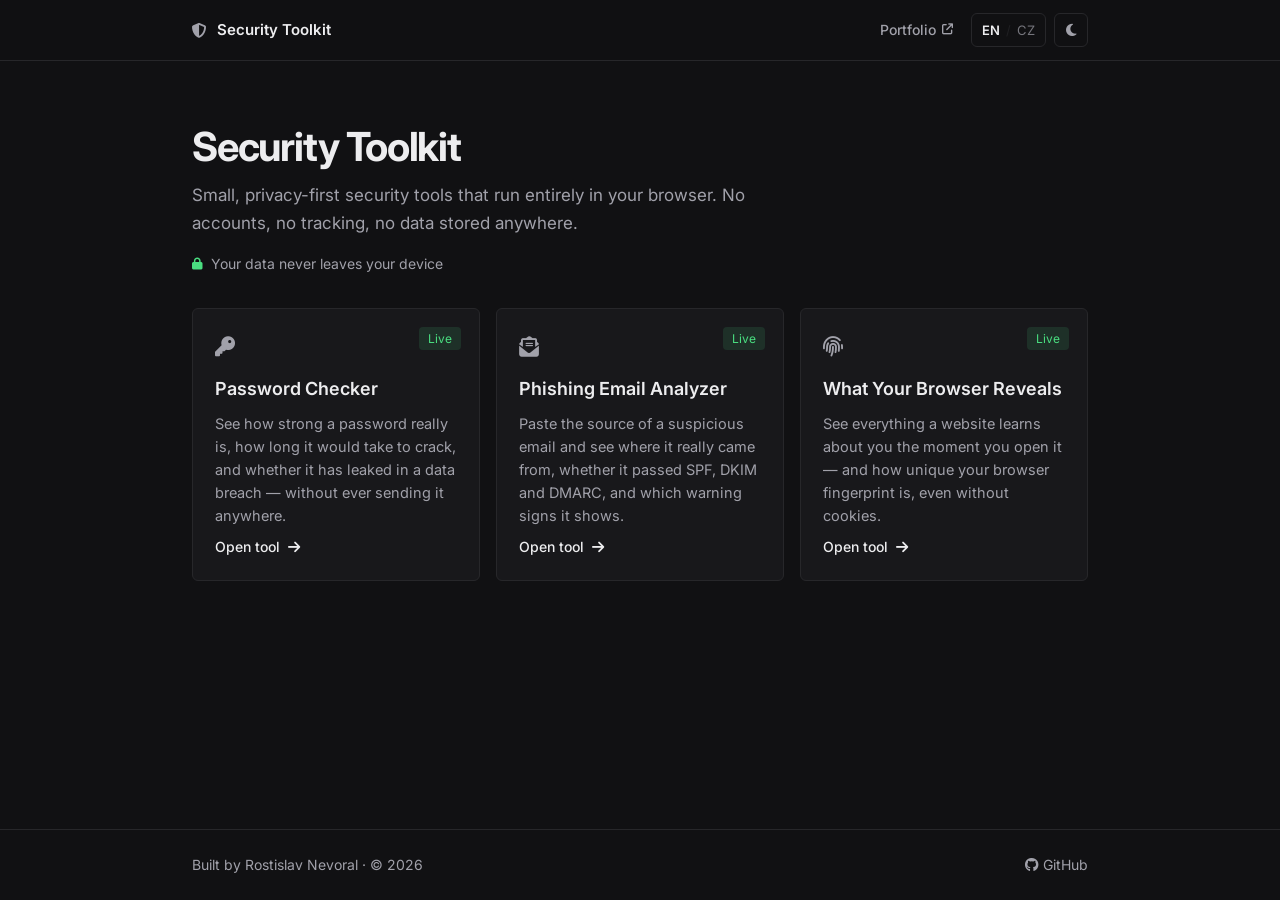
<file: index.html>
<!DOCTYPE html>
<html lang="en" data-theme="dark">
<head>
  <meta charset="UTF-8" />
  <meta name="viewport" content="width=device-width, initial-scale=1.0" />
  <meta name="description" content="Security Toolkit — small, privacy-first security tools that run entirely in your browser. Built by Rostislav Nevoral." />
  <title>Security Toolkit</title>
  <script>
    document.documentElement.setAttribute("data-theme", localStorage.getItem("theme") || "dark");
  </script>
  <link rel="preconnect" href="https://fonts.googleapis.com" />
  <link rel="preconnect" href="https://fonts.gstatic.com" crossorigin />
  <link href="https://fonts.googleapis.com/css2?family=Inter:wght@400;500;600;700&family=JetBrains+Mono:wght@400;500&display=swap" rel="stylesheet" />
  <link rel="stylesheet" href="https://cdnjs.cloudflare.com/ajax/libs/font-awesome/6.5.2/css/all.min.css" />
  <link rel="icon" href="data:image/svg+xml,<svg xmlns='http://www.w3.org/2000/svg' viewBox='0 0 100 100'><text y='.9em' font-size='90'>🛡️</text></svg>" />
  <link rel="stylesheet" href="assets/css/toolkit.css" />
</head>

<body data-title-en="Security Toolkit" data-title-cs="Security Toolkit">

  <header class="site-header">
    <div class="container header-inner">
      <a class="logo" href="index.html"><i class="fa-solid fa-shield-halved"></i><span class="logo-text">Security Toolkit</span></a>
      <div class="header-actions">
        <a class="header-link" href="https://rostislavnevoral.dev" target="_blank" rel="noopener"><span class="link-text" data-i18n="nav.portfolio">Portfolio</span> <i class="fa-solid fa-arrow-up-right-from-square"></i></a>
        <button type="button" class="lang-switch" aria-label="Switch language / Přepnout jazyk"><span data-lang="en">EN</span><span data-lang="cs">CZ</span></button>
        <button type="button" class="icon-btn theme-btn" aria-label="Toggle theme"><i class="fa-solid fa-moon"></i><i class="fa-solid fa-sun"></i></button>
      </div>
    </div>
  </header>

  <main class="container">
    <section class="page-hero">
      <h1 data-i18n="home.title">Security Toolkit</h1>
      <p data-i18n="home.lead">Small, privacy-first security tools that run entirely in your browser. No accounts, no tracking, no data stored anywhere.</p>
      <span class="privacy-pill"><i class="fa-solid fa-lock"></i> <span data-i18n="home.privacy">Your data never leaves your device</span></span>
    </section>

    <section class="tools-grid">
      <a class="tool-card" href="password/index.html">
        <span class="badge live" data-i18n="home.live">Live</span>
        <div class="tool-icon"><i class="fa-solid fa-key"></i></div>
        <h2 data-i18n="home.pw.title">Password Checker</h2>
        <p data-i18n="home.pw.desc">See how strong a password really is, how long it would take to crack, and whether it has leaked in a data breach — without ever sending it anywhere.</p>
        <span class="tool-cta"><span data-i18n="home.open">Open tool</span> <i class="fa-solid fa-arrow-right"></i></span>
      </a>

      <a class="tool-card" href="phishing/index.html">
        <span class="badge live" data-i18n="home.live">Live</span>
        <div class="tool-icon"><i class="fa-solid fa-envelope-open-text"></i></div>
        <h2 data-i18n="home.ph.title">Phishing Email Analyzer</h2>
        <p data-i18n="home.ph.desc">Paste the source of a suspicious email and see where it really came from, whether it passed SPF, DKIM and DMARC, and which warning signs it shows.</p>
        <span class="tool-cta"><span data-i18n="home.open">Open tool</span> <i class="fa-solid fa-arrow-right"></i></span>
      </a>

      <a class="tool-card" href="reveal/index.html">
        <span class="badge live" data-i18n="home.live">Live</span>
        <div class="tool-icon"><i class="fa-solid fa-fingerprint"></i></div>
        <h2 data-i18n="home.fp.title">What Your Browser Reveals</h2>
        <p data-i18n="home.fp.desc">See everything a website learns about you the moment you open it — and how unique your browser fingerprint is, even without cookies.</p>
        <span class="tool-cta"><span data-i18n="home.open">Open tool</span> <i class="fa-solid fa-arrow-right"></i></span>
      </a>
    </section>
  </main>

  <footer class="site-footer">
    <div class="container footer-inner">
      <span><span data-i18n="footer.built">Built by</span> <a href="https://rostislavnevoral.dev" target="_blank" rel="noopener">Rostislav Nevoral</a> · © <span data-year></span></span>
      <span class="footer-links">
        <a href="https://github.com/tewyss" target="_blank" rel="noopener"><i class="fa-brands fa-github"></i> GitHub</a>
      </span>
    </div>
  </footer>

  <script src="assets/js/common.js"></script>
  <script>
    Toolkit.init({
      "nav.portfolio": "Portfolio",
      "home.title": "Security Toolkit",
      "home.lead": "Malé bezpečnostní nástroje, které běží celé ve vašem prohlížeči. Žádné účty, žádné sledování, žádná uložená data.",
      "home.privacy": "Vaše data nikdy neopustí vaše zařízení",
      "home.live": "Online",
      "home.soon": "Již brzy",
      "home.open": "Otevřít nástroj",
      "home.pw.title": "Kontrola hesla",
      "home.pw.desc": "Zjistěte, jak silné heslo doopravdy je, jak dlouho by trvalo ho prolomit a jestli neuniklo při úniku dat — aniž byste ho kamkoli odeslali.",
      "home.ph.title": "Analyzátor phishingových e-mailů",
      "home.ph.desc": "Vložte zdrojový kód podezřelého e-mailu a zjistěte, odkud doopravdy přišel, jestli prošel kontrolami SPF, DKIM a DMARC a jaké má varovné signály.",
      "home.fp.title": "Co o vás prozradí prohlížeč",
      "home.fp.desc": "Podívejte se, co se o vás web dozví hned, jak ho otevřete — a jak jedinečný je otisk vašeho prohlížeče, i bez cookies.",
      "footer.built": "Vytvořil",
    });
  </script>
</body>
</html>
</file>
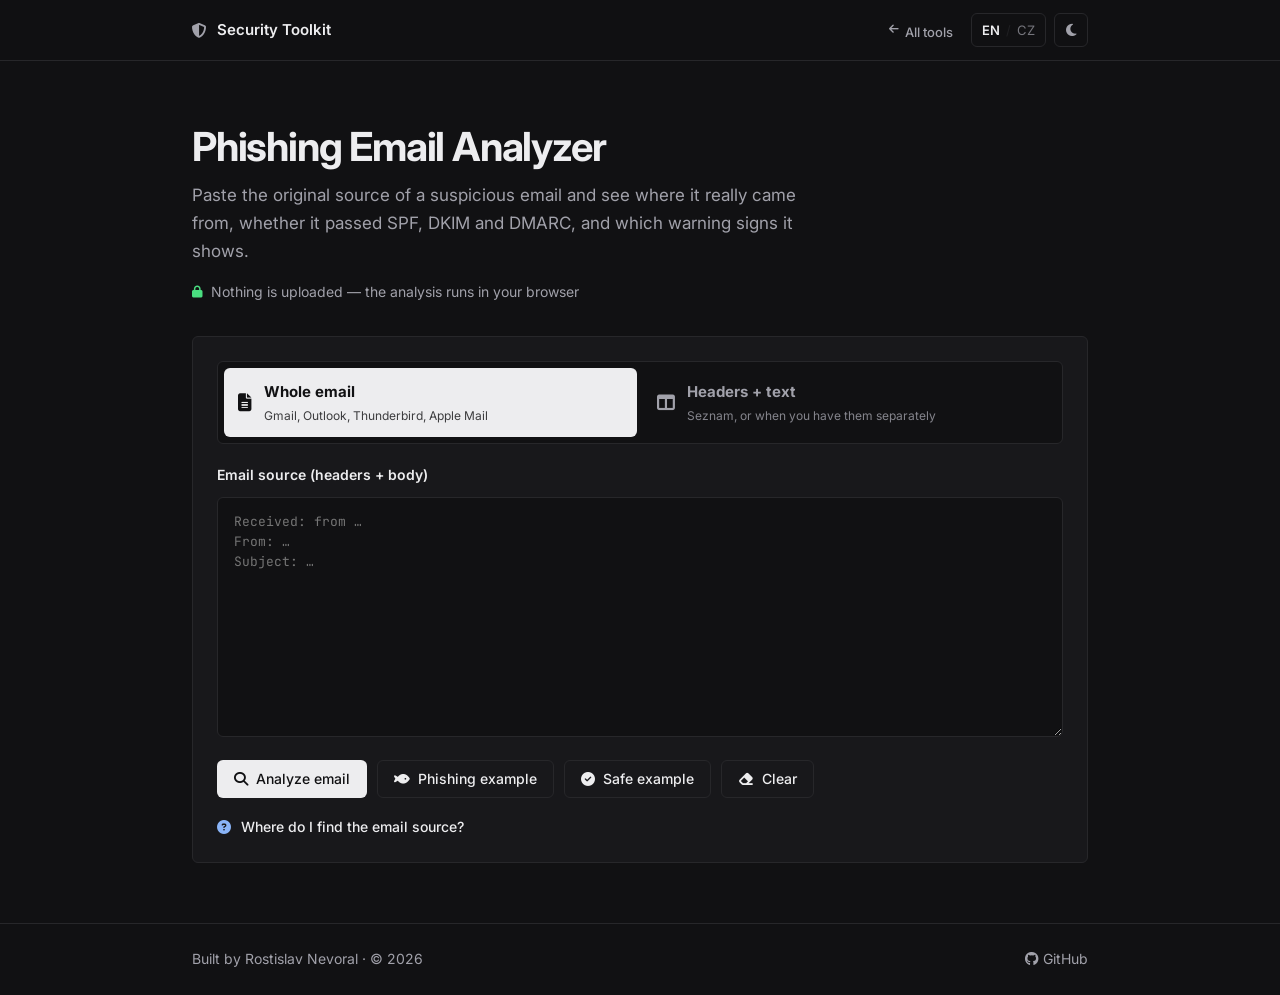
<file: phishing/index.html>
<!DOCTYPE html>
<html lang="en" data-theme="dark">
<head>
  <meta charset="UTF-8" />
  <meta name="viewport" content="width=device-width, initial-scale=1.0" />
  <meta name="description" content="Paste the headers of a suspicious email and see where it came from, whether it passed SPF, DKIM and DMARC, and which warning signs it shows — privately, in your browser." />
  <title>Phishing Email Analyzer · Security Toolkit</title>
  <script>
    document.documentElement.setAttribute("data-theme", localStorage.getItem("theme") || "dark");
  </script>
  <link rel="preconnect" href="https://fonts.googleapis.com" />
  <link rel="preconnect" href="https://fonts.gstatic.com" crossorigin />
  <link href="https://fonts.googleapis.com/css2?family=Inter:wght@400;500;600;700&family=JetBrains+Mono:wght@400;500&display=swap" rel="stylesheet" />
  <link rel="stylesheet" href="https://cdnjs.cloudflare.com/ajax/libs/font-awesome/6.5.2/css/all.min.css" />
  <link rel="icon" href="data:image/svg+xml,<svg xmlns='http://www.w3.org/2000/svg' viewBox='0 0 100 100'><text y='.9em' font-size='90'>🛡️</text></svg>" />
  <link rel="stylesheet" href="../assets/css/toolkit.css" />
  <link rel="stylesheet" href="phishing.css" />
</head>

<body data-title-en="Phishing Email Analyzer · Security Toolkit" data-title-cs="Analyzátor phishingu · Security Toolkit">

  <header class="site-header">
    <div class="container header-inner">
      <a class="logo" href="../index.html"><i class="fa-solid fa-shield-halved"></i><span class="logo-text">Security Toolkit</span></a>
      <div class="header-actions">
        <a class="header-link" href="../index.html"><i class="fa-solid fa-arrow-left"></i> <span class="link-text" data-i18n="nav.tools">All tools</span></a>
        <button type="button" class="lang-switch" aria-label="Switch language / Přepnout jazyk"><span data-lang="en">EN</span><span data-lang="cs">CZ</span></button>
        <button type="button" class="icon-btn theme-btn" aria-label="Toggle theme"><i class="fa-solid fa-moon"></i><i class="fa-solid fa-sun"></i></button>
      </div>
    </div>
  </header>

  <main class="container">
    <section class="page-hero">
      <h1 data-i18n="ph.title">Phishing Email Analyzer</h1>
      <p data-i18n="ph.lead">Paste the original source of a suspicious email and see where it really came from, whether it passed SPF, DKIM and DMARC, and which warning signs it shows.</p>
      <span class="privacy-pill"><i class="fa-solid fa-lock"></i> <span data-i18n="ph.privacy">Nothing is uploaded — the analysis runs in your browser</span></span>
    </section>

    <section class="card">
      <div class="mode-tabs" role="tablist">
        <button type="button" class="mode-tab active" data-mode="full" role="tab" aria-selected="true">
          <i class="fa-solid fa-file-lines"></i>
          <span><strong data-i18n="mode.full">Whole email</strong><small data-i18n="mode.fullHint">Gmail, Outlook, Thunderbird, Apple Mail</small></span>
        </button>
        <button type="button" class="mode-tab" data-mode="split" role="tab" aria-selected="false">
          <i class="fa-solid fa-table-columns"></i>
          <span><strong data-i18n="mode.split">Headers + text</strong><small data-i18n="mode.splitHint">Seznam, or when you have them separately</small></span>
        </button>
      </div>

      <div class="mode-panel" data-panel="full">
        <label for="source" class="field-label" data-i18n="ph.label">Email source (headers + body)</label>
        <textarea id="source" class="source" spellcheck="false" autocomplete="off"
                  placeholder="Received: from …&#10;From: …&#10;Subject: …"></textarea>
      </div>

      <div class="mode-panel" data-panel="split" hidden>
        <label for="src-headers" class="field-label"><span class="step-dot">1</span> <span data-i18n="split.headers">Headers</span></label>
        <textarea id="src-headers" class="source source-headers" spellcheck="false" autocomplete="off"
                  placeholder="Received: from …&#10;From: …&#10;Subject: …"></textarea>

        <label for="src-body" class="field-label field-label-2"><span class="step-dot">2</span> <span data-i18n="split.body">Email text</span> <span class="optional" data-i18n="split.optional">optional — needed for checking links</span></label>
        <textarea id="src-body" class="source source-body" spellcheck="false" autocomplete="off"
                  placeholder="Dear customer, …" data-i18n-placeholder="split.bodyPlaceholder"></textarea>
      </div>

      <div class="input-actions">
        <button type="button" class="btn btn-primary" id="analyze"><i class="fa-solid fa-magnifying-glass"></i> <span data-i18n="ph.analyze">Analyze email</span></button>
        <button type="button" class="btn btn-ghost" id="ex-phish"><i class="fa-solid fa-fish"></i> <span data-i18n="ph.exPhish">Phishing example</span></button>
        <button type="button" class="btn btn-ghost" id="ex-legit"><i class="fa-solid fa-circle-check"></i> <span data-i18n="ph.exLegit">Safe example</span></button>
        <button type="button" class="btn btn-ghost" id="clear"><i class="fa-solid fa-eraser"></i> <span data-i18n="ph.clear">Clear</span></button>
      </div>

      <details class="help">
        <summary><i class="fa-solid fa-circle-question"></i> <span data-i18n="help.title">Where do I find the email source?</span></summary>
        <ul data-i18n="help.list">
          <li><strong>Gmail:</strong> open the email → <em>⋮ More</em> → <em>Show original</em> → <em>Copy to clipboard</em></li>
          <li><strong>Outlook (web):</strong> open the email → <em>⋯</em> → <em>View</em> → <em>View message source</em></li>
          <li><strong>Seznam Email:</strong> open the email → <em>⋯</em> → <em>Show source</em>. Seznam shows only the headers — use the <em>Headers + text</em> tab and paste the email text into the second box.</li>
          <li><strong>Thunderbird:</strong> open the email → <em>Ctrl + U</em></li>
          <li><strong>Apple Mail:</strong> <em>View</em> → <em>Message</em> → <em>Raw Source</em></li>
        </ul>
      </details>
    </section>

    <div id="results" hidden>
      <section class="card verdict" id="verdict"></section>

      <div class="grid-2">
        <section class="card">
          <h2 class="card-title"><i class="fa-solid fa-id-card"></i> <span data-i18n="ov.title">Overview</span></h2>
          <dl class="kv" id="overview"></dl>
        </section>

        <section class="card">
          <h2 class="card-title"><i class="fa-solid fa-user-shield"></i> <span data-i18n="auth.title">Sender authentication</span></h2>
          <div class="auth" id="auth"></div>
        </section>
      </div>

      <section class="card">
        <h2 class="card-title"><i class="fa-solid fa-flag"></i> <span data-i18n="flags.title">Findings</span></h2>
        <ul class="findings" id="findings"></ul>
      </section>

      <section class="card">
        <h2 class="card-title"><i class="fa-solid fa-route"></i> <span data-i18n="path.title">Delivery path</span></h2>
        <p class="muted small" data-i18n="path.lead">Every mail server adds a <code>Received</code> line. Read from the origin (top) to your inbox (bottom).</p>
        <ol class="hops" id="hops"></ol>
      </section>

      <section class="card" id="links-card">
        <h2 class="card-title"><i class="fa-solid fa-link"></i> <span data-i18n="links.title">Links in the email</span></h2>
        <div class="links" id="links"></div>
      </section>
    </div>
  </main>

  <footer class="site-footer">
    <div class="container footer-inner">
      <span><span data-i18n="footer.built">Built by</span> <a href="../../persoFortfolio/index.html">Rostislav Nevoral</a> · © <span data-year></span></span>
      <span class="footer-links">
        <a href="https://github.com/tewyss" target="_blank" rel="noopener"><i class="fa-brands fa-github"></i> GitHub</a>
      </span>
    </div>
  </footer>

  <script src="../assets/js/common.js"></script>
  <script src="examples.js"></script>
  <script src="phishing.js"></script>
</body>
</html>
</file>
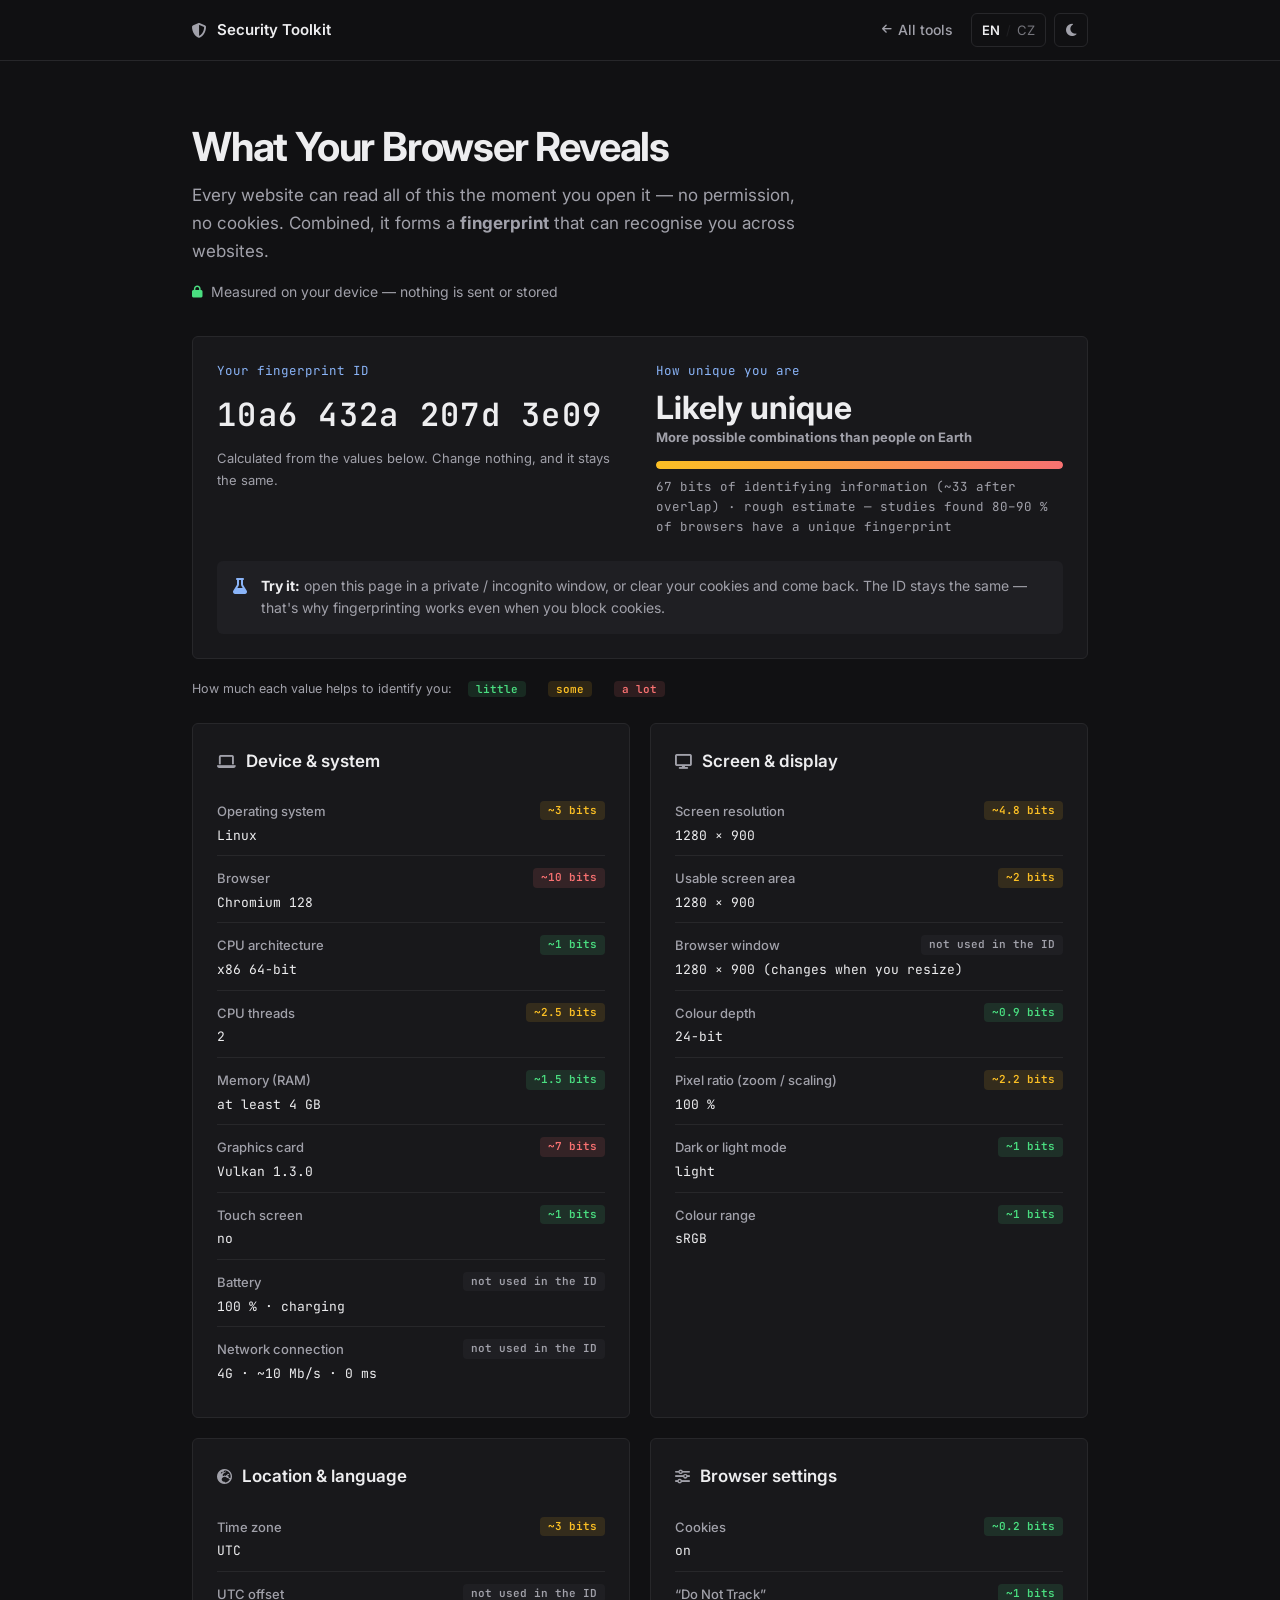
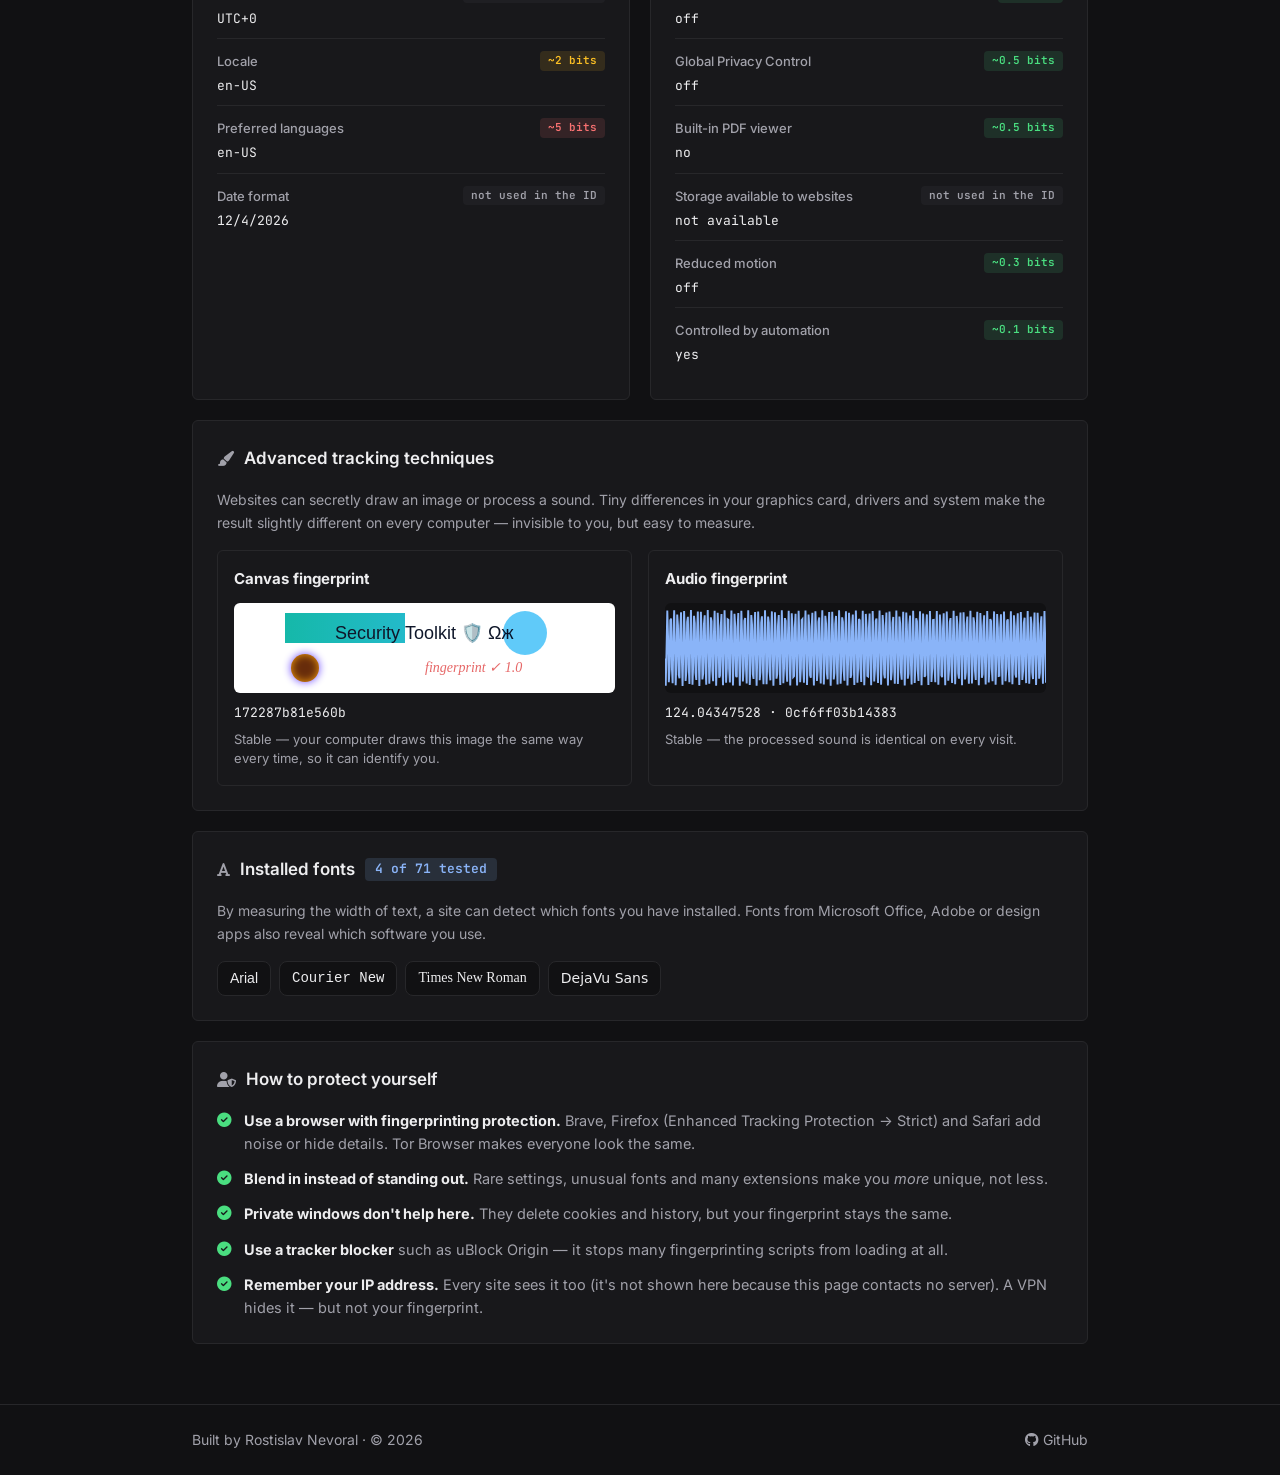
<file: reveal/index.html>
<!DOCTYPE html>
<html lang="en" data-theme="dark">
<head>
  <meta charset="UTF-8" />
  <meta name="viewport" content="width=device-width, initial-scale=1.0" />
  <meta name="description" content="See everything a website can learn about you without asking — and how unique your browser fingerprint is. Runs entirely in your browser." />
  <title>What Your Browser Reveals · Security Toolkit</title>
  <script>
    document.documentElement.setAttribute("data-theme", localStorage.getItem("theme") || "dark");
  </script>
  <link rel="preconnect" href="https://fonts.googleapis.com" />
  <link rel="preconnect" href="https://fonts.gstatic.com" crossorigin />
  <link href="https://fonts.googleapis.com/css2?family=Inter:wght@400;500;600;700&family=JetBrains+Mono:wght@400;500&display=swap" rel="stylesheet" />
  <link rel="stylesheet" href="https://cdnjs.cloudflare.com/ajax/libs/font-awesome/6.5.2/css/all.min.css" />
  <link rel="icon" href="data:image/svg+xml,<svg xmlns='http://www.w3.org/2000/svg' viewBox='0 0 100 100'><text y='.9em' font-size='90'>🛡️</text></svg>" />
  <link rel="stylesheet" href="../assets/css/toolkit.css" />
  <link rel="stylesheet" href="reveal.css" />
</head>

<body data-title-en="What Your Browser Reveals · Security Toolkit" data-title-cs="Co o vás prozradí prohlížeč · Security Toolkit">

  <header class="site-header">
    <div class="container header-inner">
      <a class="logo" href="../index.html"><i class="fa-solid fa-shield-halved"></i><span class="logo-text">Security Toolkit</span></a>
      <div class="header-actions">
        <a class="header-link" href="../index.html"><i class="fa-solid fa-arrow-left"></i> <span class="link-text" data-i18n="nav.tools">All tools</span></a>
        <button type="button" class="lang-switch" aria-label="Switch language / Přepnout jazyk"><span data-lang="en">EN</span><span data-lang="cs">CZ</span></button>
        <button type="button" class="icon-btn theme-btn" aria-label="Toggle theme"><i class="fa-solid fa-moon"></i><i class="fa-solid fa-sun"></i></button>
      </div>
    </div>
  </header>

  <main class="container">
    <section class="page-hero">
      <h1 data-i18n="fp.title">What Your Browser Reveals</h1>
      <p data-i18n="fp.lead">Every website can read all of this the moment you open it — no permission, no cookies. Combined, it forms a <strong>fingerprint</strong> that can recognise you across websites.</p>
      <span class="privacy-pill"><i class="fa-solid fa-lock"></i> <span data-i18n="fp.privacy">Measured on your device — nothing is sent or stored</span></span>
    </section>

    <section class="card fp-summary" id="summary">
      <div class="fp-id-block">
        <span class="fp-label" data-i18n="sum.idLabel">Your fingerprint ID</span>
        <div class="fp-id" id="fp-id"><i class="fa-solid fa-circle-notch spin"></i></div>
        <p class="muted small" data-i18n="sum.idNote">Calculated from the values below. Change nothing, and it stays the same.</p>
      </div>
      <div class="fp-unique-block">
        <span class="fp-label" data-i18n="sum.uniqueLabel">How unique you are</span>
        <div class="fp-unique" id="fp-unique">—</div>
        <div class="uniq-bar"><span id="uniq-bar"></span></div>
        <p class="mono-small" id="fp-bits"></p>
      </div>
      <div class="try-it">
        <i class="fa-solid fa-flask"></i>
        <p data-i18n="sum.try"><strong>Try it:</strong> open this page in a private / incognito window, or clear your cookies and come back. The ID stays the same — that's why fingerprinting works even when you block cookies.</p>
      </div>
    </section>

    <div class="groups" id="groups"></div>

    <section class="card">
      <h2 class="card-title"><i class="fa-solid fa-paintbrush"></i> <span data-i18n="adv.title">Advanced tracking techniques</span></h2>
      <p class="muted" data-i18n="adv.lead">Websites can secretly draw an image or process a sound. Tiny differences in your graphics card, drivers and system make the result slightly different on every computer — invisible to you, but easy to measure.</p>
      <div class="adv-grid">
        <div class="adv-item">
          <strong data-i18n="adv.canvas">Canvas fingerprint</strong>
          <div class="canvas-preview" id="canvas-preview"></div>
          <code id="canvas-hash">—</code>
          <p class="adv-status" id="canvas-status"></p>
        </div>
        <div class="adv-item">
          <strong data-i18n="adv.audio">Audio fingerprint</strong>
          <div class="audio-wave" id="audio-wave"></div>
          <code id="audio-hash">—</code>
          <p class="adv-status" id="audio-status"></p>
        </div>
      </div>
    </section>

    <section class="card">
      <h2 class="card-title"><i class="fa-solid fa-font"></i> <span data-i18n="fonts.title">Installed fonts</span> <span class="count-pill" id="font-count">0</span></h2>
      <p class="muted" data-i18n="fonts.lead">By measuring the width of text, a site can detect which fonts you have installed. Fonts from Microsoft Office, Adobe or design apps also reveal which software you use.</p>
      <div class="font-chips" id="font-chips"></div>
    </section>

    <section class="card">
      <h2 class="card-title"><i class="fa-solid fa-user-shield"></i> <span data-i18n="tips.title">How to protect yourself</span></h2>
      <ul class="tips" data-i18n="tips.list">
        <li><i class="fa-solid fa-circle-check"></i><div><strong>Use a browser with fingerprinting protection.</strong> Brave, Firefox (Enhanced Tracking Protection → Strict) and Safari add noise or hide details. Tor Browser makes everyone look the same.</div></li>
        <li><i class="fa-solid fa-circle-check"></i><div><strong>Blend in instead of standing out.</strong> Rare settings, unusual fonts and many extensions make you <em>more</em> unique, not less.</div></li>
        <li><i class="fa-solid fa-circle-check"></i><div><strong>Private windows don't help here.</strong> They delete cookies and history, but your fingerprint stays the same.</div></li>
        <li><i class="fa-solid fa-circle-check"></i><div><strong>Use a tracker blocker</strong> such as uBlock Origin — it stops many fingerprinting scripts from loading at all.</div></li>
        <li><i class="fa-solid fa-circle-check"></i><div><strong>Remember your IP address.</strong> Every site sees it too (it's not shown here because this page contacts no server). A VPN hides it — but not your fingerprint.</div></li>
      </ul>
    </section>
  </main>

  <footer class="site-footer">
    <div class="container footer-inner">
      <span><span data-i18n="footer.built">Built by</span> <a href="../../persoFortfolio/index.html">Rostislav Nevoral</a> · © <span data-year></span></span>
      <span class="footer-links">
        <a href="https://github.com/tewyss" target="_blank" rel="noopener"><i class="fa-brands fa-github"></i> GitHub</a>
      </span>
    </div>
  </footer>

  <script src="../assets/js/common.js"></script>
  <script src="reveal.js"></script>
  <script>
    setTimeout(function () {
      if (window.__revealLoaded) return;
      var cs = localStorage.getItem("lang") === "cs";
      document.getElementById("fp-id").innerHTML = '<span class="fp-error">' + (cs
        ? "Váš blokovač reklam nebo sledování zastavil tuto ukázku — přesně tak vás chrání před skutečnými skripty pro otisky. Pro zobrazení ukázky povolte tento web v blokovači a obnovte stránku."
        : "Your ad or tracker blocker stopped this demo — which is exactly how it protects you from real fingerprinting scripts. To see the demo, allow this site in your blocker and reload.") + "</span>";
    }, 3000);
  </script>
</body>
</html>
</file>
<file: assets/css/toolkit.css>
* {
  margin: 0;
  padding: 0;
  box-sizing: border-box;
}

:root {
  --font-main: "Inter", system-ui, -apple-system, "Segoe UI", sans-serif;
  --font-body: var(--font-main);
  --font-mono: "JetBrains Mono", ui-monospace, Consolas, monospace;
  --radius: 6px;

  --bg: #111113;
  --card-bg: #18181b;
  --card-hover: #1f1f23;
  --text-primary: #ededef;
  --text-secondary: #a1a1aa;
  --border-color: #27272a;
  --accent: #8ab4f8;
  --accent-2: #8ab4f8;
  --accent-soft: rgba(138, 180, 248, 0.14);
  --on-accent: #111113;
  --shadow-color: rgba(0, 0, 0, 0.25);
  --header-solid: rgba(17, 17, 19, 0.92);
  --input-bg: #111113;

  --danger: #f87171;
  --danger-soft: rgba(248, 113, 113, 0.12);
  --warning: #fbbf24;
  --warning-soft: rgba(251, 191, 36, 0.12);
  --ok: #4ade80;
  --ok-soft: rgba(74, 222, 128, 0.12);
}

[data-theme="light"] {
  --bg: #ffffff;
  --card-bg: #ffffff;
  --card-hover: #f4f4f5;
  --text-primary: #18181b;
  --text-secondary: #52525b;
  --border-color: #e4e4e7;
  --accent: #1d4ed8;
  --accent-2: #1d4ed8;
  --accent-soft: rgba(29, 78, 216, 0.1);
  --on-accent: #ffffff;
  --shadow-color: rgba(24, 24, 27, 0.06);
  --header-solid: rgba(255, 255, 255, 0.92);
  --input-bg: #fafafa;

  --danger: #dc2626;
  --danger-soft: rgba(220, 38, 38, 0.08);
  --warning: #b45309;
  --warning-soft: rgba(217, 119, 6, 0.1);
  --ok: #15803d;
  --ok-soft: rgba(21, 128, 61, 0.08);
}

html {
  scroll-behavior: smooth;
}

body {
  min-height: 100vh;
  display: flex;
  flex-direction: column;
  font-family: var(--font-main);
  line-height: 1.6;
  color: var(--text-primary);
  background: var(--bg);
  overflow-x: hidden;
  -webkit-font-smoothing: antialiased;
}

a {
  color: inherit;
  text-decoration: none;
}

button,
input,
textarea {
  font: inherit;
  color: inherit;
}

button {
  background: none;
  border: none;
  cursor: pointer;
}

.container {
  width: 100%;
  max-width: 960px;
  margin: 0 auto;
  padding: 0 clamp(16px, 4vw, 32px);
}

main {
  flex: 1;
}

.site-header {
  position: sticky;
  top: 0;
  z-index: 100;
  background: var(--header-solid);
  backdrop-filter: blur(8px);
  -webkit-backdrop-filter: blur(8px);
  border-bottom: 1px solid var(--border-color);
}

.header-inner {
  display: flex;
  align-items: center;
  justify-content: space-between;
  gap: 12px;
  height: 60px;
}

.logo {
  display: flex;
  align-items: center;
  gap: 10px;
  font-size: 15px;
  font-weight: 600;
  white-space: nowrap;
}

.logo i {
  color: var(--text-secondary);
}

.header-actions {
  display: flex;
  align-items: center;
  gap: 8px;
}

.header-link {
  display: inline-flex;
  align-items: center;
  gap: 6px;
  padding: 6px 10px;
  border-radius: var(--radius);
  font-size: 14px;
  font-weight: 500;
  color: var(--text-secondary);
  transition: color 0.15s ease;
}

.header-link:hover {
  color: var(--text-primary);
}

.header-link i {
  font-size: 11px;
}

.icon-btn {
  width: 34px;
  height: 34px;
  display: grid;
  place-items: center;
  font-size: 14px;
  color: var(--text-secondary);
  border-radius: var(--radius);
  border: 1px solid var(--border-color);
  transition: color 0.15s ease;
}

.icon-btn:hover {
  color: var(--text-primary);
}

.theme-btn .fa-sun { display: none; }
[data-theme="light"] .theme-btn .fa-sun { display: inline; }
[data-theme="light"] .theme-btn .fa-moon { display: none; }

.lang-switch {
  display: flex;
  align-items: center;
  gap: 6px;
  height: 34px;
  padding: 0 10px;
  font-size: 13px;
  border-radius: var(--radius);
  border: 1px solid var(--border-color);
}

.lang-switch span {
  color: var(--text-secondary);
  opacity: 0.7;
}

.lang-switch span.active {
  color: var(--text-primary);
  font-weight: 600;
  opacity: 1;
}

.lang-switch span + span::before {
  content: "/";
  margin-right: 6px;
  color: var(--border-color);
  font-weight: 400;
}

.page-hero {
  padding: clamp(40px, 8vh, 64px) 0 clamp(24px, 4vh, 32px);
}

.page-hero h1 {
  font-size: clamp(30px, 5vw, 40px);
  font-weight: 700;
  letter-spacing: -0.03em;
  line-height: 1.1;
}

.page-hero p {
  max-width: 620px;
  margin: 12px 0 0;
  font-size: clamp(15px, 2vw, 17px);
  line-height: 1.65;
  color: var(--text-secondary);
}

.privacy-pill {
  display: inline-flex;
  align-items: center;
  gap: 8px;
  margin-top: 16px;
  font-size: 14px;
  color: var(--text-secondary);
}

.privacy-pill i {
  font-size: 12px;
  color: var(--ok);
}

.card {
  background: var(--card-bg);
  border: 1px solid var(--border-color);
  border-radius: var(--radius);
  padding: clamp(18px, 3vw, 24px);
}

.card + .card,
.card + .grid-2,
.grid-2 + .card {
  margin-top: 20px;
}

.card-title {
  display: flex;
  align-items: center;
  gap: 10px;
  font-size: 17px;
  font-weight: 600;
  margin-bottom: 16px;
}

.card-title i {
  font-size: 15px;
  color: var(--text-secondary);
}

.grid-2 {
  display: grid;
  grid-template-columns: 1fr 1fr;
  gap: 20px;
}

.grid-2 .card + .card {
  margin-top: 0;
}

.muted {
  font-family: var(--font-body);
  font-size: 14px;
  line-height: 1.65;
  color: var(--text-secondary);
}

.btn {
  display: inline-flex;
  align-items: center;
  justify-content: center;
  gap: 8px;
  height: 38px;
  padding: 0 16px;
  border-radius: var(--radius);
  border: 1px solid transparent;
  font-size: 14px;
  font-weight: 500;
  transition: background-color 0.15s ease, border-color 0.15s ease, opacity 0.15s ease;
}

.btn-primary {
  background: var(--text-primary);
  color: var(--bg);
}

.btn-primary:hover {
  opacity: 0.85;
}

.btn-ghost {
  border: 1px solid var(--border-color);
  color: var(--text-primary);
}

.btn-ghost:hover {
  background: var(--card-hover);
}

.site-footer {
  margin-top: 60px;
  border-top: 1px solid var(--border-color);
}

.footer-inner {
  display: flex;
  justify-content: space-between;
  align-items: center;
  gap: 12px;
  flex-wrap: wrap;
  padding-top: 24px;
  padding-bottom: 24px;
  font-size: 14px;
  color: var(--text-secondary);
}

.footer-inner a:hover {
  color: var(--text-primary);
}

.footer-links {
  display: flex;
  gap: 16px;
}

.tools-grid {
  display: grid;
  grid-template-columns: repeat(auto-fill, minmax(280px, 1fr));
  gap: 16px;
}

.tool-card {
  position: relative;
  display: flex;
  flex-direction: column;
  gap: 8px;
  padding: 22px;
  background: var(--card-bg);
  border: 1px solid var(--border-color);
  border-radius: var(--radius);
  transition: border-color 0.15s ease;
}

a.tool-card:hover {
  border-color: var(--text-secondary);
}

.tool-card.soon {
  opacity: 0.65;
}

.tool-icon {
  font-size: 20px;
  color: var(--text-secondary);
  margin-bottom: 4px;
}

.tool-card.soon .tool-icon {
  background: var(--card-hover);
  color: var(--text-secondary);
}

.tool-card h2 {
  font-size: 18px;
  font-weight: 600;
}

.tool-card p {
  flex: 1;
  font-size: 14.5px;
  line-height: 1.6;
  color: var(--text-secondary);
}

.tool-cta {
  display: inline-flex;
  align-items: center;
  gap: 8px;
  font-size: 14px;
  font-weight: 500;
  color: var(--text-primary);
}

a.tool-card:hover .tool-cta {
  color: var(--accent);
}

.badge {
  position: absolute;
  top: 18px;
  right: 18px;
  padding: 1px 8px;
  font-size: 12px;
  border-radius: 4px;
  color: var(--text-secondary);
  border: 1px solid var(--border-color);
}

.badge.live {
  color: var(--ok);
  border-color: transparent;
  background: var(--ok-soft);
}

@media (max-width: 720px) {
  .grid-2 {
    grid-template-columns: 1fr;
  }

  .header-link .link-text {
    display: none;
  }
}

@media (max-width: 400px) {
  .logo .logo-text {
    display: none;
  }
}

@media (prefers-reduced-motion: reduce) {
  *,
  *::before,
  *::after {
    animation-duration: 0.01ms !important;
    transition-duration: 0.01ms !important;
  }
}
</file>
<file: phishing/phishing.css>
.field-label {
  display: block;
  font-size: 14px;
  font-weight: 600;
  margin-bottom: 10px;
}

.mode-tabs {
  display: grid;
  grid-template-columns: 1fr 1fr;
  gap: 6px;
  padding: 6px;
  margin-bottom: 20px;
  border-radius: var(--radius);
  background: var(--input-bg);
  border: 1px solid var(--border-color);
}

.mode-tab {
  display: flex;
  align-items: center;
  gap: 12px;
  padding: 12px 14px;
  border-radius: var(--radius);
  text-align: left;
  color: var(--text-secondary);
  transition: background 0.25s ease, color 0.25s ease;
}

.mode-tab:hover:not(.active) {
  color: var(--text-primary);
  background: var(--card-hover);
}

.mode-tab > i {
  font-size: 18px;
}

.mode-tab strong {
  display: block;
  font-size: 15px;
}

.mode-tab small {
  display: block;
  margin-top: 2px;
  font-family: var(--font-body);
  font-size: 12px;
  opacity: 0.8;
}

.mode-tab.active {
  color: var(--on-accent);
  background: var(--text-primary);
}

.step-dot {
  display: inline-grid;
  place-items: center;
  width: 20px;
  height: 20px;
  margin-right: 4px;
  border-radius: 50%;
  font-family: var(--font-mono);
  font-size: 11px;
  color: var(--on-accent);
  background: var(--accent);
}

.field-label-2 {
  margin-top: 18px;
}

.optional {
  margin-left: 6px;
  font-family: var(--font-body);
  font-size: 12.5px;
  font-weight: 400;
  color: var(--text-secondary);
}

.source-headers {
  min-height: 180px;
}

.source-body {
  min-height: 140px;
  font-family: var(--font-body);
  font-size: 14px;
}

@media (max-width: 560px) {
  .mode-tabs {
    grid-template-columns: 1fr;
  }
}

.source {
  width: 100%;
  min-height: 240px;
  resize: vertical;
  padding: 14px 16px;
  font-family: var(--font-mono);
  font-size: 13px;
  line-height: 1.55;
  color: var(--text-primary);
  background: var(--input-bg);
  border: 1px solid var(--border-color);
  border-radius: var(--radius);
  outline: none;
  transition: border-color 0.25s ease, box-shadow 0.25s ease;
}

.source:focus {
  border-color: var(--accent);
  box-shadow: 0 0 0 3px var(--accent-soft);
}

.input-actions {
  display: flex;
  flex-wrap: wrap;
  gap: 10px;
  margin-top: 16px;
}

.help {
  margin-top: 18px;
  font-family: var(--font-body);
  font-size: 14px;
  color: var(--text-secondary);
}

.help summary {
  cursor: pointer;
  font-weight: 500;
  color: var(--text-primary);
  list-style: none;
}

.help summary::-webkit-details-marker {
  display: none;
}

.help summary i {
  color: var(--accent);
  margin-right: 6px;
}

.help ul {
  margin: 12px 0 0 20px;
  display: grid;
  gap: 6px;
  line-height: 1.55;
}

.help em {
  font-style: normal;
  font-family: var(--font-mono);
  font-size: 12.5px;
  padding: 1px 6px;
  border-radius: 5px;
  background: var(--card-hover);
}

.small {
  font-size: 13px;
}

.muted code,
.kv code {
  font-family: var(--font-mono);
  font-size: 12.5px;
}

#results {
  margin-top: 20px;
}

.verdict {
  display: flex;
  gap: 20px;
  align-items: center;
  border-width: 2px;
}

.verdict-icon {
  flex-shrink: 0;
  width: 64px;
  height: 64px;
  display: grid;
  place-items: center;
  border-radius: var(--radius);
  font-size: 28px;
}

.verdict-body {
  flex: 1;
  min-width: 0;
}

.verdict-body h2 {
  font-size: clamp(20px, 3vw, 26px);
  margin-bottom: 4px;
}

.verdict-body p {
  font-family: var(--font-body);
  font-size: 14.5px;
  line-height: 1.6;
  color: var(--text-secondary);
}

.risk-bar {
  height: 8px;
  margin: 14px 0 8px;
  border-radius: 4px;
  background: var(--card-hover);
  overflow: hidden;
}

.risk-bar span {
  display: block;
  height: 100%;
  border-radius: 4px;
  transition: width 0.6s ease;
}

.counts {
  font-family: var(--font-mono);
  font-size: 12.5px;
  color: var(--text-secondary);
}

.verdict.high { border-color: var(--danger); }
.verdict.high .verdict-icon { background: var(--danger-soft); color: var(--danger); }
.verdict.high .risk-bar span { background: var(--danger); }
.verdict.medium { border-color: var(--warning); }
.verdict.medium .verdict-icon { background: var(--warning-soft); color: var(--warning); }
.verdict.medium .risk-bar span { background: var(--warning); }
.verdict.low { border-color: var(--ok); }
.verdict.low .verdict-icon { background: var(--ok-soft); color: var(--ok); }
.verdict.low .risk-bar span { background: var(--ok); }

.kv {
  display: grid;
  grid-template-columns: auto 1fr;
  gap: 10px 16px;
  font-size: 14px;
}

.kv dt {
  font-family: var(--font-mono);
  font-size: 12.5px;
  color: var(--text-secondary);
  padding-top: 1px;
}

.kv dd {
  font-family: var(--font-body);
  word-break: break-word;
}

.kv dd small {
  display: block;
  font-family: var(--font-mono);
  font-size: 12px;
  color: var(--text-secondary);
}

.auth {
  display: grid;
  gap: 12px;
}

.auth-row {
  display: grid;
  grid-template-columns: 70px 1fr;
  gap: 12px;
  padding: 12px 14px;
  border-radius: var(--radius);
  border: 1px solid var(--border-color);
}

.auth-row strong {
  font-family: var(--font-mono);
  font-size: 14px;
  padding-top: 2px;
}

.auth-row p {
  font-family: var(--font-body);
  font-size: 13px;
  line-height: 1.5;
  color: var(--text-secondary);
  margin-top: 4px;
}

.pill {
  display: inline-block;
  padding: 2px 9px;
  font-family: var(--font-mono);
  font-size: 11.5px;
  font-weight: 600;
  text-transform: uppercase;
  border-radius: 4px;
}

.pill.ok { color: var(--ok); background: var(--ok-soft); }
.pill.warn { color: var(--warning); background: var(--warning-soft); }
.pill.bad { color: var(--danger); background: var(--danger-soft); }
.pill.none { color: var(--text-secondary); background: var(--card-hover); }

.auth-domain {
  margin-left: 8px;
  font-family: var(--font-mono);
  font-size: 12px;
  color: var(--text-secondary);
}

.findings {
  list-style: none;
  display: grid;
  gap: 10px;
}

.finding {
  display: flex;
  gap: 12px;
  padding: 12px 14px;
  border-radius: var(--radius);
  background: var(--card-hover);
  border-left: 3px solid transparent;
}

.finding > i {
  margin-top: 3px;
  width: 16px;
  text-align: center;
}

.finding > div > strong {
  display: block;
  font-size: 15px;
}

.finding p {
  margin-top: 2px;
  font-family: var(--font-body);
  font-size: 13.5px;
  line-height: 1.55;
  color: var(--text-secondary);
  word-break: break-word;
}

.finding code {
  font-family: var(--font-mono);
  font-size: 12.5px;
  color: var(--text-primary);
}

.finding.high { border-left-color: var(--danger); background: var(--danger-soft); }
.finding.high > i { color: var(--danger); }
.finding.medium { border-left-color: var(--warning); background: var(--warning-soft); }
.finding.medium > i { color: var(--warning); }
.finding.low > i { color: var(--accent-2); }
.finding.info > i { color: var(--text-secondary); }
.finding.good { border-left-color: var(--ok); background: var(--ok-soft); }
.finding.good > i { color: var(--ok); }

.sev {
  margin-left: 6px;
  font-family: var(--font-mono);
  font-size: 10.5px;
  font-weight: 600;
  text-transform: uppercase;
  opacity: 0.7;
}

.hops {
  list-style: none;
  position: relative;
  margin-top: 16px;
  padding-left: 28px;
}

.hops::before {
  content: "";
  position: absolute;
  left: 7px;
  top: 8px;
  bottom: 8px;
  width: 2px;
  background: var(--border-color);
}

.hop {
  position: relative;
  padding: 12px 14px;
  margin-bottom: 12px;
  border-radius: var(--radius);
  border: 1px solid var(--border-color);
}

.hop::before {
  content: "";
  position: absolute;
  left: -28px;
  top: 16px;
  width: 12px;
  height: 12px;
  border-radius: 50%;
  background: var(--bg);
  border: 3px solid var(--accent);
}

.hop-top {
  display: flex;
  justify-content: space-between;
  gap: 12px;
  flex-wrap: wrap;
}

.hop strong {
  font-family: var(--font-mono);
  font-size: 13.5px;
  word-break: break-all;
}

.hop-time {
  font-family: var(--font-mono);
  font-size: 12px;
  color: var(--text-secondary);
}

.hop p {
  margin-top: 4px;
  font-family: var(--font-mono);
  font-size: 12.5px;
  color: var(--text-secondary);
  word-break: break-all;
}

.hop .ip {
  color: var(--accent);
}

.hop .delay {
  margin-left: 6px;
  color: var(--warning);
}

.empty {
  font-family: var(--font-body);
  font-size: 14px;
  color: var(--text-secondary);
}

.links {
  display: grid;
  gap: 10px;
}

.link-row {
  padding: 12px 14px;
  border-radius: var(--radius);
  border: 1px solid var(--border-color);
}

.link-row.bad {
  border-color: var(--danger);
}

.link-row.warn {
  border-color: var(--warning);
}

.link-host {
  font-family: var(--font-mono);
  font-size: 14px;
  font-weight: 600;
}

.link-url {
  margin-top: 2px;
  font-family: var(--font-mono);
  font-size: 12px;
  color: var(--text-secondary);
  word-break: break-all;
}

.link-text {
  margin-top: 4px;
  font-family: var(--font-body);
  font-size: 13px;
  color: var(--text-secondary);
}

.link-tags {
  display: flex;
  flex-wrap: wrap;
  gap: 6px;
  margin-top: 8px;
}

@media (max-width: 560px) {
  .verdict {
    flex-direction: column;
    align-items: flex-start;
  }

  .kv {
    grid-template-columns: 1fr;
    gap: 2px;
  }

  .kv dd {
    margin-bottom: 8px;
  }

  .auth-row {
    grid-template-columns: 1fr;
    gap: 4px;
  }
}
</file>
<file: reveal/reveal.css>
.small {
  font-size: 13px;
}

.mono-small {
  font-family: var(--font-mono);
  font-size: 12.5px;
  color: var(--text-secondary);
}

.spin {
  animation: spin 0.9s linear infinite;
}

@keyframes spin {
  to { transform: rotate(360deg); }
}

.fp-summary {
  display: grid;
  grid-template-columns: 1fr 1fr;
  gap: 24px 32px;
  background: var(--card-bg);
}

.fp-label {
  display: block;
  font-family: var(--font-mono);
  font-size: 12.5px;
  color: var(--accent);
  margin-bottom: 8px;
}

.fp-id {
  font-family: var(--font-mono);
  font-size: clamp(22px, 4vw, 32px);
  font-weight: 600;
  letter-spacing: 0.04em;
  word-break: break-all;
  margin-bottom: 8px;
}

.fp-unique {
  font-size: clamp(22px, 4vw, 32px);
  font-weight: 700;
  line-height: 1.2;
}

.uniq-bar {
  height: 8px;
  margin: 12px 0 8px;
  border-radius: 4px;
  background: var(--card-hover);
  overflow: hidden;
}

.uniq-bar span {
  display: block;
  width: 0;
  height: 100%;
  border-radius: 4px;
  background: linear-gradient(90deg, var(--warning), var(--danger));
  transition: width 1s ease;
}

.try-it {
  grid-column: 1 / -1;
  display: flex;
  gap: 14px;
  padding: 14px 16px;
  border-radius: var(--radius);
  background: var(--card-hover);
}

.try-it i {
  margin-top: 3px;
  color: var(--accent);
}

.try-it p {
  font-family: var(--font-body);
  font-size: 14px;
  line-height: 1.6;
  color: var(--text-secondary);
}

.try-it strong {
  color: var(--text-primary);
}

.groups {
  display: grid;
  grid-template-columns: 1fr 1fr;
  gap: 20px;
  margin: 20px 0;
}

.groups .card + .card {
  margin-top: 0;
}

.attr-list {
  list-style: none;
  display: grid;
  gap: 2px;
}

.attr {
  display: grid;
  grid-template-columns: 1fr auto;
  gap: 4px 12px;
  padding: 10px 0;
  border-bottom: 1px solid var(--border-color);
}

.attr:last-child {
  border-bottom: none;
}

.attr-name {
  font-size: 13px;
  font-weight: 500;
  color: var(--text-secondary);
}

.attr-value {
  grid-column: 1 / -1;
  font-family: var(--font-mono);
  font-size: 13px;
  line-height: 1.5;
  word-break: break-word;
}

.bits {
  grid-row: 1;
  grid-column: 2;
  align-self: start;
  padding: 1px 8px;
  font-family: var(--font-mono);
  font-size: 11px;
  font-weight: 600;
  border-radius: 4px;
  white-space: nowrap;
}

.bits.low { color: var(--ok); background: var(--ok-soft); }
.bits.med { color: var(--warning); background: var(--warning-soft); }
.bits.high { color: var(--danger); background: var(--danger-soft); }
.bits.none { color: var(--text-secondary); background: var(--card-hover); }

.legend {
  grid-column: 1 / -1;
  align-items: center;
  display: flex;
  flex-wrap: wrap;
  gap: 8px 16px;
  margin: 0 0 4px;
  font-family: var(--font-body);
  font-size: 12.5px;
  color: var(--text-secondary);
}

.legend .bits {
  margin-right: 6px;
}

.adv-grid {
  display: grid;
  grid-template-columns: 1fr 1fr;
  gap: 16px;
  margin-top: 16px;
}

.adv-item {
  padding: 16px;
  border-radius: var(--radius);
  border: 1px solid var(--border-color);
}

.adv-item strong {
  display: block;
  font-size: 15px;
  margin-bottom: 12px;
}

.canvas-preview,
.audio-wave {
  height: 90px;
  border-radius: var(--radius);
  background: #fff;
  overflow: hidden;
  display: grid;
  place-items: center;
}

.canvas-preview canvas {
  max-width: 100%;
  height: auto;
}

.audio-wave {
  background: var(--input-bg);
}

.audio-wave svg {
  width: 100%;
  height: 100%;
}

.adv-item code {
  display: block;
  margin-top: 10px;
  font-family: var(--font-mono);
  font-size: 13px;
  word-break: break-all;
}

.adv-status {
  margin-top: 6px;
  font-family: var(--font-body);
  font-size: 13px;
  line-height: 1.5;
  color: var(--text-secondary);
}

.adv-status.ok {
  color: var(--ok);
}

.count-pill {
  padding: 1px 10px;
  font-family: var(--font-mono);
  font-size: 13px;
  border-radius: 4px;
  color: var(--accent);
  background: var(--accent-soft);
}

.font-chips {
  display: flex;
  flex-wrap: wrap;
  gap: 8px;
  margin-top: 16px;
}

.font-chip {
  padding: 5px 12px;
  font-size: 14px;
  border-radius: 8px;
  border: 1px solid var(--border-color);
  background: var(--input-bg);
}

.font-chip.software {
  border-color: var(--warning);
}

.font-chip small {
  margin-left: 6px;
  font-family: var(--font-mono);
  font-size: 10.5px;
  color: var(--warning);
}

.tips {
  list-style: none;
  display: grid;
  gap: 12px;
  font-family: var(--font-body);
  font-size: 14.5px;
  line-height: 1.6;
  color: var(--text-secondary);
}

.tips li {
  display: flex;
  gap: 12px;
}

.tips li > i {
  margin-top: 4px;
  color: var(--ok);
}

.tips strong {
  color: var(--text-primary);
}

@media (max-width: 760px) {
  .fp-summary,
  .groups,
  .adv-grid {
    grid-template-columns: 1fr;
  }
}

.fp-error {
  font-family: var(--font-body);
  font-size: 14px;
  font-weight: 400;
  letter-spacing: 0;
  color: var(--danger);
}
</file>
